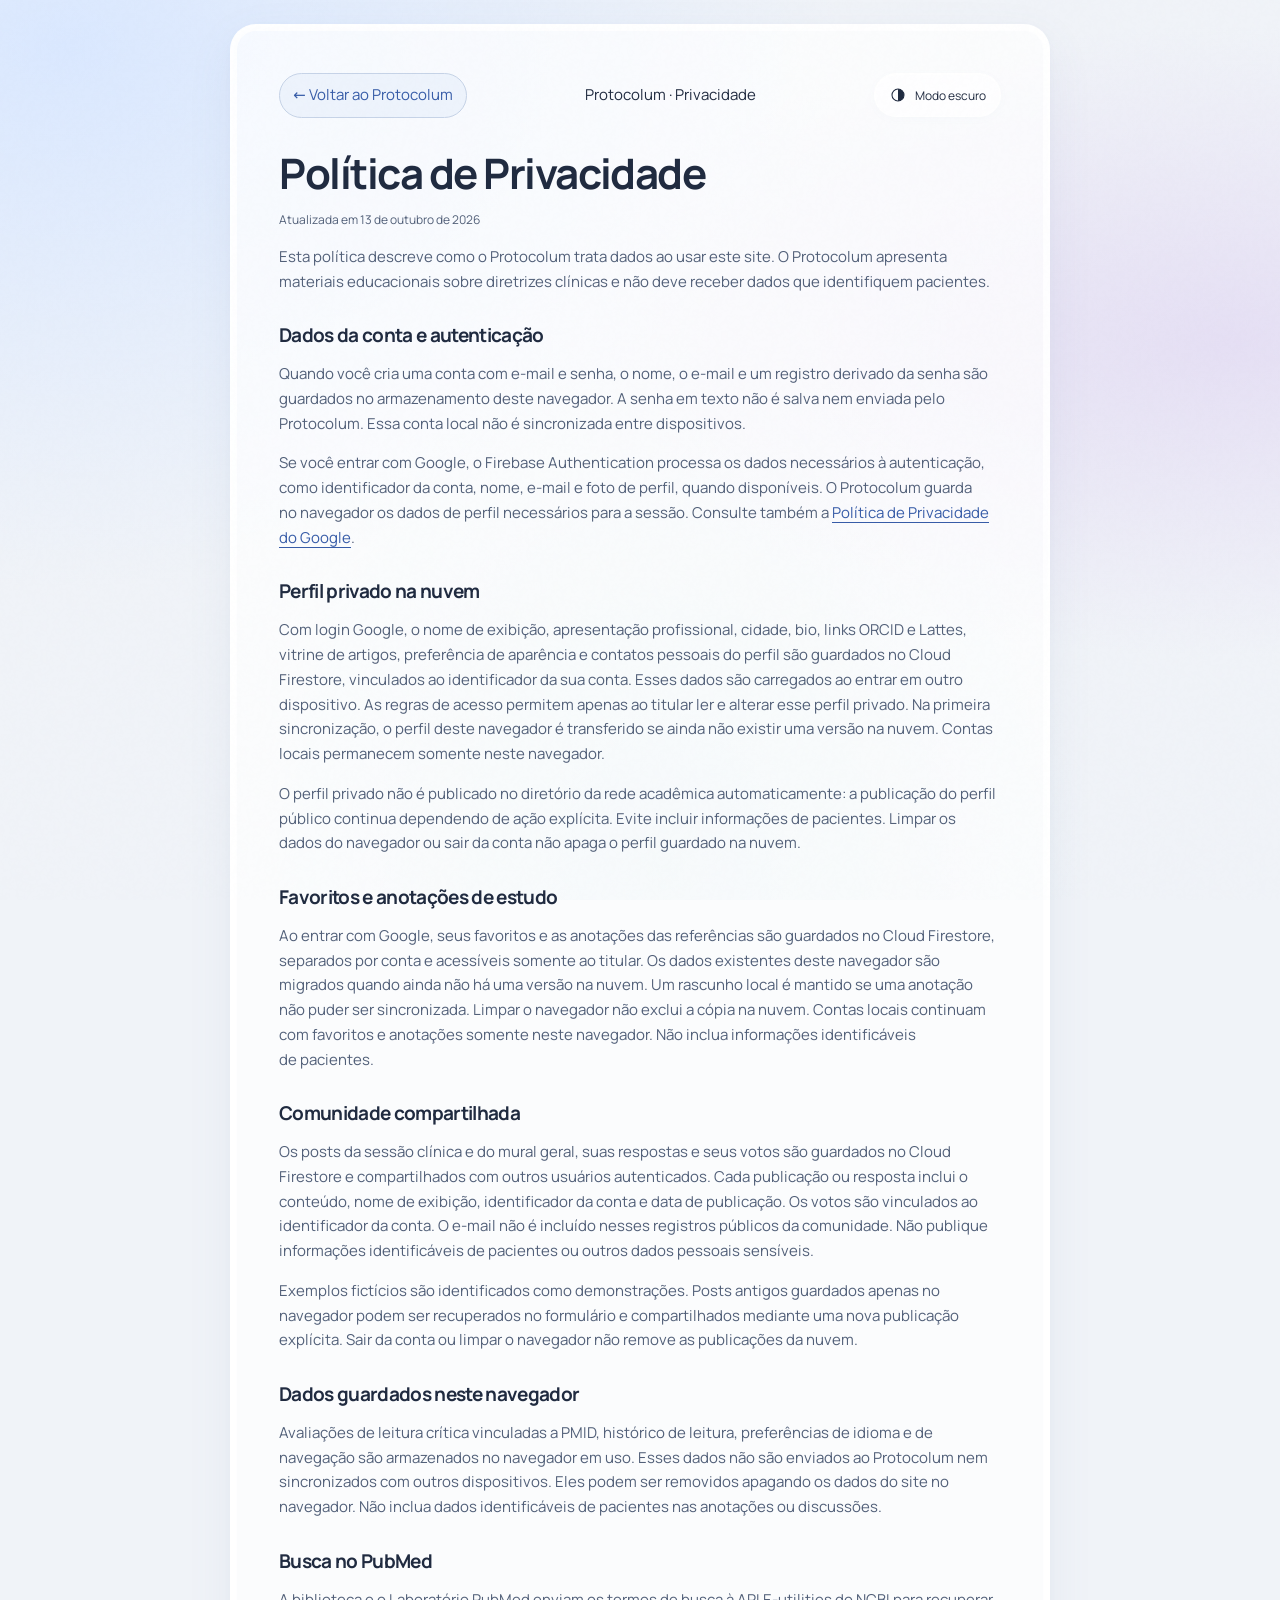
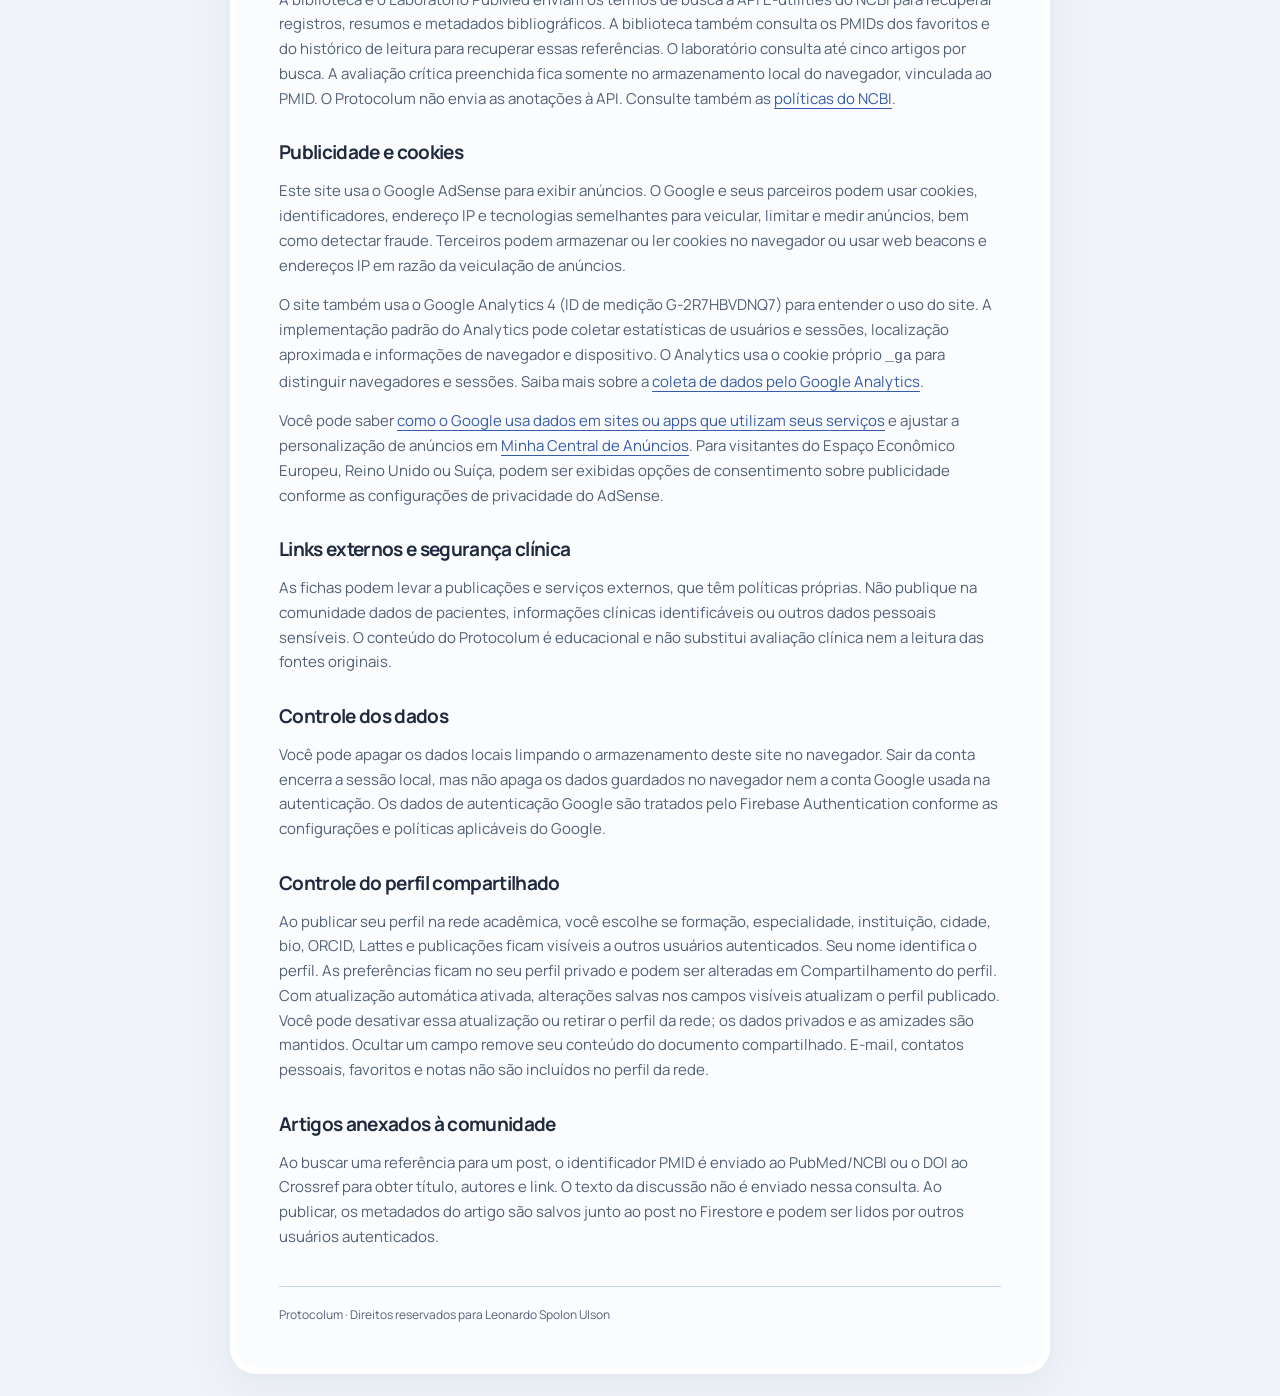
<file: privacidade.html>
<!doctype html>
<html lang="pt-BR">
<head>
  <meta charset="utf-8">
  <meta name="viewport" content="width=device-width, initial-scale=1">
  <meta name="theme-color" content="#edf1f7"><script src="theme.js"></script>
  <title>Privacidade — Protocolum</title>
  <!-- Google tag (gtag.js) -->
  <script async src="https://www.googletagmanager.com/gtag/js?id=G-2R7HBVDNQ7"></script>
  <script>
    window.dataLayer = window.dataLayer || [];
    function gtag(){dataLayer.push(arguments);}
    gtag('js', new Date());
    gtag('config', 'G-2R7HBVDNQ7');
  </script>
  <style>
    :root{color-scheme:dark;--text:#edf5ff;--muted:#b5c9dd;--line:#ffffff20;--cyan:#69d9ff}
    *{box-sizing:border-box}body{margin:0;min-height:100vh;padding:24px;background:radial-gradient(ellipse at 70% 0,#145280 0,transparent 42%),linear-gradient(145deg,#102e50,#06172d 62%,#081e38);font:15px/1.65 Inter,ui-sans-serif,system-ui,-apple-system,"Segoe UI",sans-serif;color:var(--text)}
    main{width:min(820px,100%);margin:0 auto;padding:clamp(20px,5vw,48px);border:1px solid #8acaff35;border-radius:26px;background:#071a32c9;backdrop-filter:blur(18px);box-shadow:0 24px 70px #020b1880}
    a{color:var(--cyan)}header{display:flex;justify-content:space-between;align-items:center;gap:16px;margin-bottom:30px}header a{text-decoration:none}h1{font-size:clamp(30px,6vw,42px);line-height:1.1;letter-spacing:-1px;margin:0 0 8px}h2{font-size:19px;margin:30px 0 8px}p,li{color:var(--muted)}.updated{font-size:12px;color:#8eaac5}.back{border:1px solid var(--line);border-radius:12px;padding:9px 13px;background:#ffffff0a;white-space:nowrap}footer{border-top:1px solid var(--line);margin-top:36px;padding-top:18px;color:#8eaac5;font-size:12px}
    @media(max-width:520px){body{padding:10px}main{padding:20px 16px;border-radius:20px}header{align-items:flex-start;flex-direction:column;margin-bottom:22px}h2{font-size:17px;margin-top:24px}}
  </style>
<link rel="stylesheet" href="redesign.css?v=5">
</head>
<body class="privacy-page">
<main>
  <header><a href="index.html" class="back">← Voltar ao Protocolum</a><span>Protocolum · Privacidade</span><button class="btn theme-toggle" type="button" data-theme-toggle aria-label="Modo escuro" aria-pressed="false"><svg viewBox="0 0 24 24" aria-hidden="true"><circle cx="12" cy="12" r="8"/><path d="M12 4a8 8 0 0 1 0 16Z"/></svg><span data-theme-label>Modo escuro</span></button></header>
  <h1>Política de Privacidade</h1>
  <p class="updated">Atualizada em 13 de outubro de 2026</p>
  <p>Esta política descreve como o Protocolum trata dados ao usar este site. O Protocolum apresenta materiais educacionais sobre diretrizes clínicas e não deve receber dados que identifiquem pacientes.</p>

  <h2>Dados da conta e autenticação</h2>
  <p>Quando você cria uma conta com e-mail e senha, o nome, o e-mail e um registro derivado da senha são guardados no armazenamento deste navegador. A senha em texto não é salva nem enviada pelo Protocolum. Essa conta local não é sincronizada entre dispositivos.</p>
  <p>Se você entrar com Google, o Firebase Authentication processa os dados necessários à autenticação, como identificador da conta, nome, e-mail e foto de perfil, quando disponíveis. O Protocolum guarda no navegador os dados de perfil necessários para a sessão. Consulte também a <a href="https://policies.google.com/privacy" target="_blank" rel="noopener noreferrer">Política de Privacidade do Google</a>.</p>

  <h2>Perfil privado na nuvem</h2>
  <p>Com login Google, o nome de exibição, apresentação profissional, cidade, bio, links ORCID e Lattes, vitrine de artigos, preferência de aparência e contatos pessoais do perfil são guardados no Cloud Firestore, vinculados ao identificador da sua conta. Esses dados são carregados ao entrar em outro dispositivo. As regras de acesso permitem apenas ao titular ler e alterar esse perfil privado. Na primeira sincronização, o perfil deste navegador é transferido se ainda não existir uma versão na nuvem. Contas locais permanecem somente neste navegador.</p>
  <p>O perfil privado não é publicado no diretório da rede acadêmica automaticamente: a publicação do perfil público continua dependendo de ação explícita. Evite incluir informações de pacientes. Limpar os dados do navegador ou sair da conta não apaga o perfil guardado na nuvem.</p>

  <h2>Favoritos e anotações de estudo</h2>
  <p>Ao entrar com Google, seus favoritos e as anotações das referências são guardados no Cloud Firestore, separados por conta e acessíveis somente ao titular. Os dados existentes deste navegador são migrados quando ainda não há uma versão na nuvem. Um rascunho local é mantido se uma anotação não puder ser sincronizada. Limpar o navegador não exclui a cópia na nuvem. Contas locais continuam com favoritos e anotações somente neste navegador. Não inclua informações identificáveis de pacientes.</p>

  <h2>Comunidade compartilhada</h2>
  <p>Os posts da sessão clínica e do mural geral, suas respostas e seus votos são guardados no Cloud Firestore e compartilhados com outros usuários autenticados. Cada publicação ou resposta inclui o conteúdo, nome de exibição, identificador da conta e data de publicação. Os votos são vinculados ao identificador da conta. O e-mail não é incluído nesses registros públicos da comunidade. Não publique informações identificáveis de pacientes ou outros dados pessoais sensíveis.</p>
  <p>Exemplos fictícios são identificados como demonstrações. Posts antigos guardados apenas no navegador podem ser recuperados no formulário e compartilhados mediante uma nova publicação explícita. Sair da conta ou limpar o navegador não remove as publicações da nuvem.</p>

  <h2>Dados guardados neste navegador</h2>
  <p>Avaliações de leitura crítica vinculadas a PMID, histórico de leitura, preferências de idioma e de navegação são armazenados no navegador em uso. Esses dados não são enviados ao Protocolum nem sincronizados com outros dispositivos. Eles podem ser removidos apagando os dados do site no navegador. Não inclua dados identificáveis de pacientes nas anotações ou discussões.</p>

  <h2>Busca no PubMed</h2>
  <p>A biblioteca e o Laboratório PubMed enviam os termos de busca à API E-utilities do NCBI para recuperar registros, resumos e metadados bibliográficos. A biblioteca também consulta os PMIDs dos favoritos e do histórico de leitura para recuperar essas referências. O laboratório consulta até cinco artigos por busca. A avaliação crítica preenchida fica somente no armazenamento local do navegador, vinculada ao PMID. O Protocolum não envia as anotações à API. Consulte também as <a href="https://www.ncbi.nlm.nih.gov/home/about/policies/" target="_blank" rel="noopener noreferrer">políticas do NCBI</a>.</p>

  <h2>Publicidade e cookies</h2>
  <p>Este site usa o Google AdSense para exibir anúncios. O Google e seus parceiros podem usar cookies, identificadores, endereço IP e tecnologias semelhantes para veicular, limitar e medir anúncios, bem como detectar fraude. Terceiros podem armazenar ou ler cookies no navegador ou usar web beacons e endereços IP em razão da veiculação de anúncios.</p>
  <p>O site também usa o Google Analytics 4 (ID de medição G-2R7HBVDNQ7) para entender o uso do site. A implementação padrão do Analytics pode coletar estatísticas de usuários e sessões, localização aproximada e informações de navegador e dispositivo. O Analytics usa o cookie próprio <code>_ga</code> para distinguir navegadores e sessões. Saiba mais sobre a <a href="https://support.google.com/analytics/answer/11593727" target="_blank" rel="noopener noreferrer">coleta de dados pelo Google Analytics</a>.</p>
  <p>Você pode saber <a href="https://policies.google.com/technologies/partner-sites" target="_blank" rel="noopener noreferrer">como o Google usa dados em sites ou apps que utilizam seus serviços</a> e ajustar a personalização de anúncios em <a href="https://myadcenter.google.com/" target="_blank" rel="noopener noreferrer">Minha Central de Anúncios</a>. Para visitantes do Espaço Econômico Europeu, Reino Unido ou Suíça, podem ser exibidas opções de consentimento sobre publicidade conforme as configurações de privacidade do AdSense.</p>

  <h2>Links externos e segurança clínica</h2>
  <p>As fichas podem levar a publicações e serviços externos, que têm políticas próprias. Não publique na comunidade dados de pacientes, informações clínicas identificáveis ou outros dados pessoais sensíveis. O conteúdo do Protocolum é educacional e não substitui avaliação clínica nem a leitura das fontes originais.</p>

  <h2>Controle dos dados</h2>
  <p>Você pode apagar os dados locais limpando o armazenamento deste site no navegador. Sair da conta encerra a sessão local, mas não apaga os dados guardados no navegador nem a conta Google usada na autenticação. Os dados de autenticação Google são tratados pelo Firebase Authentication conforme as configurações e políticas aplicáveis do Google.</p>

  <section><h2>Controle do perfil compartilhado</h2><p>Ao publicar seu perfil na rede acadêmica, você escolhe se formação, especialidade, instituição, cidade, bio, ORCID, Lattes e publicações ficam visíveis a outros usuários autenticados. Seu nome identifica o perfil. As preferências ficam no seu perfil privado e podem ser alteradas em Compartilhamento do perfil. Com atualização automática ativada, alterações salvas nos campos visíveis atualizam o perfil publicado. Você pode desativar essa atualização ou retirar o perfil da rede; os dados privados e as amizades são mantidos. Ocultar um campo remove seu conteúdo do documento compartilhado. E-mail, contatos pessoais, favoritos e notas não são incluídos no perfil da rede.</p></section>

  <section><h2>Artigos anexados à comunidade</h2><p>Ao buscar uma referência para um post, o identificador PMID é enviado ao PubMed/NCBI ou o DOI ao Crossref para obter título, autores e link. O texto da discussão não é enviado nessa consulta. Ao publicar, os metadados do artigo são salvos junto ao post no Firestore e podem ser lidos por outros usuários autenticados.</p></section>

  <footer>Protocolum · Direitos reservados para Leonardo Spolon Ulson</footer>
</main>
</body>
</html>
</file>
<file: redesign.css>
/* Protocolum: soft glass surfaces, shared across existing modules. */
@font-face{font-family:Manrope;src:url('./assets/fonts/manrope-latin.woff2') format('woff2');font-style:normal;font-weight:200 800;font-display:swap}
:root{
 color-scheme:light;--bg:#edf1f7;--panel:var(--soft-surface);--panel2:#e6edf7;--line:var(--soft-field-line);--text:#202b40;--muted:#526079;--blue:#375ca8;--cyan:#375ca8;--green:#375ca8;--pink:#375ca8;--shadow:0 14px 36px #526d9c12;
 --app-bg:var(--bg);--app-surface:var(--panel);--app-ink:var(--text);--app-muted:var(--muted);--app-line:var(--line);--app-accent:var(--cyan);--app-nav:var(--panel);--app-shadow:var(--shadow);--font-ui:Manrope,system-ui,sans-serif;
 --glass-surface:var(--panel);--glass-strong:var(--panel2);--glass-line:var(--line);--glass-shadow:var(--shadow);
}
html{scroll-behavior:smooth;scroll-padding-top:90px}body{background:var(--bg);color:var(--text);font-family:var(--font-ui);line-height:1.65;min-height:100dvh;background-image:radial-gradient(ellipse at 85% 0%,#375ca80b,transparent 45%)}
button,input,select,textarea{font-family:inherit}h1,h2,h3{text-wrap:balance;letter-spacing:-.035em;line-height:1.2}p{text-wrap:pretty}a{color:var(--cyan);text-underline-offset:4px}::selection{background:#375ca8;color:#ffffff}
button,a,input,select,textarea,summary{transition:background-color .35s cubic-bezier(.32,.72,0,1),border-color .35s cubic-bezier(.32,.72,0,1),color .35s cubic-bezier(.32,.72,0,1),transform .35s cubic-bezier(.32,.72,0,1)}
:focus-visible{outline:2px solid var(--cyan)!important;outline-offset:4px}button:active:not(:disabled){transform:translateY(1px)}button:disabled{opacity:.55;cursor:wait}
.skip-link{position:fixed;top:12px;left:16px;z-index:90;padding:12px 20px;background:var(--cyan);color:var(--bg);border-radius:8px;transform:translateY(-160%);font-weight:700}.skip-link:focus{transform:translateY(0)}
.btn,.head-actions button,.linkbtn{border-radius:8px;background:var(--panel2);color:var(--text);border:1px solid var(--line);box-shadow:none}.btn:hover,.head-actions button:hover,.linkbtn:hover{background:var(--soft-inset);border-color:#b2c2dd}.btn.primary,#app .btn.primary{background:var(--cyan)!important;color:#ffffff!important;border-color:var(--cyan)!important;box-shadow:none!important;font-weight:700}.btn.primary:hover{background:#294c94!important}
/* Landing: typography leads; a document illustration provides context. */
.landing{padding:28px clamp(20px,5vw,76px) 20px;min-height:100dvh;background:none}.landing-inner{width:min(1200px,100%);min-height:calc(100dvh - 48px)}.landing-nav{padding-bottom:24px;border-bottom:1px solid var(--line);margin-bottom:0}.landing-brand strong{font-size:28px;letter-spacing:-1.2px}.landing-brand small{color:var(--muted);letter-spacing:.06em;font-size:11px}.landing-brand .brandmark{width:44px;height:44px;background:transparent;border:0;box-shadow:none;color:var(--cyan)}.brandmark svg{width:40px;height:40px}.brand-orbit{stroke:var(--line)}.brand-wave,.brand-spark{stroke:var(--cyan)}
.landing-hero{display:grid;grid-template-columns:minmax(0,1.3fr) minmax(0,.8fr);gap:64px;align-items:center;min-height:540px;padding:64px 0 76px;border:0;background:none;box-shadow:none;backdrop-filter:none}.landing-kicker{color:var(--cyan);font-size:12px;letter-spacing:.1em;background:none;border:0;padding:0}.landing-copy h1{font-family:var(--font-ui);font-weight:650;font-size:clamp(40px,5vw,72px);line-height:1.06;letter-spacing:-.045em;max-width:12ch;margin:24px 0}.landing-copy h1 span{color:var(--cyan);background:none;-webkit-text-fill-color:var(--cyan);font-style:normal}.landing-copy p{max-width:58ch;font-size:15px;color:var(--muted);line-height:1.85}.landing-cta{gap:14px;margin-top:30px;flex-wrap:wrap}.landing-cta .btn{padding:14px 20px}.landing-cta .btn:not(.primary){background:transparent;border-color:transparent;text-decoration:underline;text-underline-offset:5px}
.landing-visual{min-height:330px;display:flex;align-items:center;justify-content:center;background:none}.evidence-sheet{position:relative;width:min(100%,340px);padding:30px;background:var(--panel);border:1px solid var(--line);border-radius:4px 4px 28px 4px;box-shadow:16px 16px 0 #e6edf766;transform:rotate(3deg)}.evidence-sheet::before{content:'';position:absolute;inset:0;background:repeating-linear-gradient(0deg,transparent,transparent 31px,#375ca804 32px);pointer-events:none}.evidence-sheet header{display:flex;justify-content:space-between;gap:10px;font-size:10px;color:var(--cyan);letter-spacing:.1em;padding-bottom:20px;border-bottom:1px solid var(--line)}.evidence-sheet h2{font-family:var(--font-ui);font-size:32px;font-weight:400;margin:26px 0;color:var(--text)}.evidence-lines{display:grid;gap:10px;margin-bottom:28px}.evidence-lines i{height:5px;background:#bbcbe2;border-radius:2px}.evidence-lines i:nth-child(2){width:85%}.evidence-lines i:nth-child(3){width:64%}.evidence-index{display:grid;grid-template-columns:repeat(4,1fr);gap:7px}.evidence-index span{padding:12px 0;text-align:center;border:1px solid var(--line);border-radius:6px;color:var(--cyan);font-size:13px;font-variant-numeric:tabular-nums}.evidence-sheet footer{margin-top:26px;padding-top:16px;border-top:1px solid var(--line);font-size:10px;letter-spacing:.06em;color:var(--muted)}
.landing-section-title{font-size:20px;font-weight:600;margin:0 0 26px}.landing-cards{display:grid;grid-template-columns:1.2fr 1fr 1fr;gap:32px;margin:0 0 36px}.landing-card{padding:22px 0;border:0;border-top:1px solid var(--line);border-radius:0;background:none;box-shadow:none;backdrop-filter:none}.landing-card:hover{background:none;border-color:var(--cyan);transform:none}.landing-card h3{font-size:18px;font-weight:600;margin:18px 0 10px}.landing-card p{font-size:13px;color:var(--muted);max-width:36ch;line-height:1.8}.card-icon{background:none;border:0;color:var(--cyan);font-size:25px;width:auto;height:auto}.landing-disclaimer{padding:20px 0;background:none;border:0;border-top:1px solid var(--line);border-radius:0;color:var(--muted);line-height:1.8;font-size:12px}.landing-footer{border-top:1px solid var(--line);color:var(--muted);font-size:11px;padding-top:18px}
/* Application: quiet shell and a clear reading hierarchy. */
#app>.app-shell-header{background:#edf1f7f5;border-color:var(--line);backdrop-filter:blur(12px)}#app .app-shell-mark{color:var(--cyan)}#app .app-shell-brand strong{font-weight:600;letter-spacing:-.7px}#app .app-menu-button{background:var(--panel);border-color:var(--line);border-radius:8px;color:var(--text)}
#app>.sidebar{background:var(--bg);border-color:var(--line);box-shadow:var(--shadow)}#app>.main{max-width:1200px}#app .top{background:transparent}#app .top h1{font-size:clamp(24px,3vw,34px);font-weight:500;letter-spacing:-1.4px}#app .top p{font-size:13px;color:var(--muted)}#today{font-size:12px;color:var(--muted);font-variant-numeric:tabular-nums}#app .avatar,#app .drawer-account-tools #accountBtn,#app .drawer-account-tools #appLanguage{background:var(--panel2);color:var(--text);border-color:var(--line);border-radius:10px}
#app .nav-btn{border-radius:8px;color:var(--muted);font-weight:500}#app .nav-btn:hover{background:var(--panel2);color:var(--text)}#app .nav-btn.active,#app .app-bottom-nav button[aria-current=page]{background:#375ca815;border-color:#375ca835;color:var(--cyan)}#app .app-bottom-nav{background:#ffffffb8f5;border-color:var(--line);box-shadow:0 -8px 24px #526d9c12}#app .app-bottom-nav button{color:var(--muted);border-radius:8px}
#app .searchrow{gap:10px;margin:24px 0}#app .search{background:var(--panel);border-color:var(--line);border-radius:10px;padding-inline:14px}#app .searchrow>.btn{background:var(--panel);color:var(--text);border-color:var(--line);border-radius:8px}#app .search input{background:transparent!important}
#app input,#app select,#app textarea,.modal input,.modal select,.modal textarea{background:var(--bg)!important;border-color:var(--line)!important;color:var(--text)!important;border-radius:8px;accent-color:var(--cyan)}input::placeholder,textarea::placeholder{color:#64718a!important;opacity:1}
#app .quickcards{gap:16px;margin-bottom:32px}#app .quick{padding:20px;border:0;border-left:2px solid var(--line);border-radius:0;background:transparent;box-shadow:none;min-height:84px}#app .quick:first-child{border-left-color:var(--cyan)}#app .quick b{font-size:14px;font-weight:600}#app .quick small{font-size:12px;color:var(--muted)}#app .qicon{font-size:22px;background:var(--panel2);color:var(--cyan);border-radius:8px;width:40px;height:40px;display:grid;place-items:center}
#app .hero{padding:32px;background:var(--panel2);border:1px solid var(--line);border-radius:16px;box-shadow:none;backdrop-filter:none}#app .hero::after,#app .hero::before{display:none}#app .hero h2{font-size:clamp(22px,3vw,34px);max-width:28ch;font-weight:500;color:var(--text)}#app .hero p{color:var(--muted);max-width:65ch;line-height:1.8}#app .tag{background:transparent;border:0;padding:0;color:var(--cyan);font-size:10px;letter-spacing:.1em}
#app .sectionhead{margin:32px 0 18px;gap:20px}#app .sectionhead h2{font-size:22px;font-weight:600}#app .sectionhead small{line-height:1.8}#app .head-actions button{font-size:12px;padding:10px 12px;background:transparent;color:var(--muted);border-color:var(--line)}#app .head-actions button:hover{background:var(--panel2);color:var(--text)}
#app .list{background:transparent;gap:0;border-top:1px solid var(--line);border-radius:0}#app .item{padding:22px 14px;background:transparent;border:0;border-bottom:1px solid var(--line);border-radius:0!important;box-shadow:none;min-height:100px}#app .item:hover{background:var(--panel);transform:none}#app .item b{font-size:16px;font-weight:600;line-height:1.55;display:block;max-width:65ch}#app .item small{color:var(--muted);font-size:12px;line-height:1.7}#app .badge{background:var(--panel2);color:var(--cyan);border:1px solid var(--line);border-radius:6px;font-size:10px}#app .strength{font-variant-numeric:tabular-nums}#app .fav{color:var(--cyan);background:transparent;border:0}
#app .metrics{margin-top:32px;gap:20px}#app .metricbox,#app .grade{padding:24px;background:var(--panel);border-color:var(--line);border-radius:12px;box-shadow:none;color:var(--text)}#app .metric{background:transparent;color:var(--cyan);border:0;border-right:1px solid var(--line);border-radius:0}#app .metric:last-child{border:0}#app .metric small,#app .grade p{color:var(--muted)}#app .site-footer{background:transparent;border-color:var(--line);color:var(--muted);border-radius:0;box-shadow:none}#app .sources,#app .box{background:var(--panel);border-color:var(--line);color:var(--muted);box-shadow:none}#app .box h2,#app .filters label{color:var(--text)}#app .box small,#app .classic p{color:var(--muted)}#onlineSourcesState{color:var(--cyan)!important}
/* Existing readers, profiles and community keep their original behavior. */
.modal,.friend-profile-dialog{background:var(--panel)!important;border-color:var(--line)!important;color:var(--text)!important;box-shadow:var(--shadow);border-radius:16px}.modal p,.modal label{color:var(--muted)}.overlay,.drawer-backdrop{background:#55688230;backdrop-filter:blur(6px)}.toast{background:var(--panel2);border-color:var(--line);color:var(--text)}
#app .case-forum{--case-bg:var(--bg);--case-surface:var(--panel);--case-ink:var(--text);--case-muted:var(--muted);--case-line:var(--line);color:var(--text)}
#app :is(.pml-intro,.pml-panel,.pml-card,.hf-flow-intro,.hf-flow-card,.hf-flow-sources,.case-forum-hero,.case-vignette,.case-compose,.case-post,.community-card,.network-panel,.network-public-view,.profile-friends,.academic-paper,.academic-editor,.reading-note,.reader-flow,.reader-gap,.reading-context,.pico-item){background:var(--panel)!important;border-color:var(--line)!important;color:var(--text)!important;box-shadow:none!important;backdrop-filter:none!important;border-radius:12px}
#app :is(.case-post-block,.case-reference,.case-data,.case-question,.case-post-meta,.hf-flow-rationale,.hf-evidence,.hf-pillars li,.community-article,.community-article-compose,.network-cards article,.academic-stats>div){background:var(--panel2)!important;border-color:var(--line)!important;color:var(--text)!important;box-shadow:none!important}
#app :is(.case-forum-hero p,.case-post-block p,.case-vignette-head,.case-post-head strong,.case-section-heading h3,.case-compose label,.pml-card h4,.hf-flow-card h3,.hf-flow-rationale summary,.hf-pillars strong,.hf-evidence h4){color:var(--text)!important}
#app :is(.case-vignette-content,.case-voting-guide,.case-local-footer,.case-post-meta,.pml-intro p,.pml-card p,.pml-muted,.pml-meta,.hf-flow-intro p,.hf-flow-rationale p,.hf-flow-trail,.hf-pillars small,.hf-flow-disclaimer,.network-panel p,.profile-page-heading p,.academic-identity,.academic-paper p){color:var(--muted)!important}
#app :is(.pml-field,.pml-search label,.pml-check,.hf-flow-sources){color:var(--muted)}#app :is(.hf-flow-option,.case-votes button){background:var(--panel2)!important;color:var(--text)!important;border-color:var(--line)!important}#app .case-votes button[aria-pressed=true]{background:#375ca820!important;color:var(--cyan)!important;border-color:var(--cyan)!important}#app :is(.reading-summary,.reader-summary){color:var(--text)}
#app .academic-cover{background:var(--panel2);border-color:var(--line);box-shadow:none}#app .academic-cover::after{display:none}#app .profile-monogram{background:var(--panel);box-shadow:none}#app .academic-cover h3{color:var(--text)}#app :is(.academic-cover p,.academic-bio,.academic-stats span,.profile-page .notice){color:var(--muted)}#app :is(.academic-empty,.pml-empty,.empty){padding:28px;color:var(--muted);border-color:var(--line);line-height:1.8}#app .academic-paper h4 a{color:var(--text)}#app :is(.community-article a,.network-public-view a,.network-panel #networkStatus,.network-publish #networkSharingState){color:var(--cyan)}#app .community-pagination{margin:28px 0}#app .community-pagination p{color:var(--muted)}
@media(min-width:1024px){#app>.main{padding-top:34px}#app .quickcards{grid-template-columns:1.2fr 1fr 1fr}#app .item{grid-template-columns:76px minmax(0,1fr) 160px 44px}#app .top{margin-bottom:24px}}
@media(max-width:760px){.landing{padding:20px}.landing-brand strong{font-size:23px}.landing-brand .brandmark{width:32px;height:32px}.landing-brand .brandmark svg{width:32px;height:32px}.landing-brand small{font-size:9px}.landing-nav{align-items:flex-start;gap:16px}.landing-actions{gap:6px;flex-wrap:wrap;justify-content:flex-end}.landing-actions .btn{min-height:44px;font-size:11px;padding:8px}.landing-hero{grid-template-columns:1fr;gap:36px;padding:44px 0 48px;min-height:0}.landing-copy h1{font-size:clamp(42px,10vw,64px);max-width:14ch}.landing-copy p{font-size:14px}.landing-visual{min-height:0;padding:12px 24px}.evidence-sheet{width:100%;max-width:320px;transform:rotate(2deg)}.landing-cards{grid-template-columns:1fr;gap:10px}.landing-card{padding:20px 0}.landing-card h3{margin:8px 0}.landing-card p{max-width:60ch}.landing-section-title{font-size:22px}.landing-footer{gap:14px;flex-wrap:wrap}#app .quick{padding:14px}#app .quickcards{margin-bottom:22px}#app .sectionhead{margin-top:24px}#app .hero{padding:24px}#app .item{padding:18px 12px}#app .item b{font-size:15px}#app .searchrow{margin-top:16px}#app .case-mobile-header,#app .case-bottom-nav{background:var(--panel)!important;border-color:var(--line)!important;color:var(--text)!important}}
@media(prefers-reduced-motion:reduce){html{scroll-behavior:auto}*,*::before,*::after{animation:none!important;transition:none!important}}
/* The existing theme attribute is retained by the application shell. */
:root[data-theme="dark"]{--bg:#edf1f7;--panel:var(--soft-surface);--panel2:#e6edf7;--line:var(--soft-field-line);--text:#202b40;--muted:#526079;--app-bg:var(--bg);--app-surface:var(--panel);--app-ink:var(--text);--app-muted:var(--muted);--app-line:var(--line);--app-accent:#375ca8}
:root[data-theme="dark"] body{background:radial-gradient(ellipse at 85% 0%,#375ca80b,transparent 45%),var(--bg);color:var(--text)}
.landing-hero::after{display:none}.brand strong,.landing-brand strong{background:none;color:var(--text);-webkit-text-fill-color:var(--text);text-shadow:none;animation:none;white-space:nowrap}.brandmark,.brand-wave,.brand-spark{animation:none;filter:none;stroke-dashoffset:0}.brand-spark{fill:var(--cyan)}.landing-hero{overflow:visible;border-radius:0}
@media(max-width:760px){.landing-nav{display:grid;grid-template-columns:1fr;gap:18px}.landing-actions{justify-content:flex-start}.landing-actions .btn{font-size:12px;padding-inline:14px}.landing-copy h1{margin-top:18px}}
#app>.main{background:transparent;border:0;box-shadow:none;backdrop-filter:none}#app .site-footer{position:static;width:min(1144px,calc(100% - 40px));margin:12px auto 24px;justify-content:space-between;padding:18px 0;border:0;border-top:1px solid var(--line)}
@media(max-width:1023px){#app .site-footer{margin-bottom:calc(100px + env(safe-area-inset-bottom));flex-wrap:wrap;gap:12px}}
/* Soft skill: silver surfaces, nested edges and floating navigation. */
:root{--soft-spring:cubic-bezier(.32,.72,0,1);--soft-edge:var(--soft-edge);--soft-depth:0 16px 46px #637ca016,0 2px 6px #637ca008;--soft-bezel:inset 0 0 0 5px #ffffff42,inset 0 0 0 6px var(--soft-surface),inset 0 1px 2px #fff}
:root,:root[data-theme="dark"]{color-scheme:light;--shadow:var(--soft-depth);--app-shadow:var(--soft-depth);--app-nav:var(--soft-surface);--glass-surface:var(--soft-surface);--glass-strong:var(--soft-inset);--glass-line:var(--soft-edge);--glass-shadow:var(--soft-depth)}
body,:root[data-theme="dark"] body{background:radial-gradient(ellipse at 5% 5%,#dae8ff,transparent 45%),radial-gradient(ellipse at 96% 38%,#e5dff4,transparent 40%),radial-gradient(ellipse at 52% 96%,#dfedf1,transparent 44%),#f0f3f8;background-attachment:fixed;color:var(--text)}
body::before{content:'';position:fixed;inset:0;pointer-events:none;background-image:url("data:image/svg+xml,%3Csvg viewBox='0 0 160 160' xmlns='http://www.w3.org/2000/svg'%3E%3Cfilter id='n'%3E%3CfeTurbulence type='fractalNoise' baseFrequency='.9' numOctaves='3' stitchTiles='stitch'/%3E%3C/filter%3E%3Cpath fill='%23556677' opacity='.2' filter='url(%23n)' d='M0 0h160v160H0z'/%3E%3C/svg%3E");opacity:.06;z-index:0}#landing,#app{position:relative}
.landing{padding-top:24px}.landing-nav{padding:16px 22px;background:var(--soft-surface);border:1px solid var(--soft-edge);border-radius:30px;box-shadow:var(--soft-depth),inset 0 1px 1px #fff}.landing-copy h1{max-width:13ch;font-size:clamp(42px,5.2vw,70px);line-height:1.09;font-weight:650}.landing-copy h1 span{color:var(--cyan)}.landing-kicker{display:inline-flex;border:1px solid var(--soft-edge);background:var(--soft-surface);border-radius:24px;padding:7px 13px;font-size:10px;letter-spacing:.09em}.landing-hero{padding-block:80px 88px;gap:64px}.landing-cta .btn{border-radius:28px;min-height:54px}.landing-cta .primary{display:inline-flex;align-items:center;gap:18px;padding:8px 8px 8px 22px}.cta-orbit{display:grid;place-items:center;width:38px;height:38px;border-radius:50%;background:#ffffff26;font-size:20px;transition:transform .5s var(--soft-spring)}.landing-cta .primary:hover .cta-orbit{transform:translate(2px,-1px) scale(1.05)}
.evidence-sheet{background:linear-gradient(150deg,#ffffffde,var(--soft-surface));border-color:var(--soft-edge);border-radius:32px;box-shadow:var(--soft-bezel),0 28px 65px #7a93bb20;transform:rotate(-3deg);padding:36px}.evidence-sheet::before{inset:10px;border-radius:23px;background:linear-gradient(135deg,#fff7,transparent 45%);border:1px solid var(--soft-surface)}.evidence-sheet>*{position:relative}.evidence-sheet h2{font-weight:600;color:var(--text);font-size:32px}.evidence-index span{border-color:var(--soft-edge);background:#f6f9ff9c;border-radius:13px;box-shadow:inset 0 1px #fff}.evidence-sheet header,.evidence-sheet footer{border-color:var(--soft-field-line)}.evidence-lines i{background:#b8c9e4}
.landing-cards{grid-template-columns:1.2fr 1fr;gap:20px}.landing-card{padding:30px;background:linear-gradient(145deg,var(--soft-surface),var(--soft-surface));border:1px solid var(--soft-edge);border-radius:30px;box-shadow:var(--soft-bezel),var(--soft-depth)}.landing-card:first-child{grid-row:span 2;display:flex;flex-direction:column;justify-content:center}.landing-card p{max-width:45ch}.landing-card:hover{background:var(--soft-hover);border-color:#fff;transform:translateY(-2px)}.card-icon{width:46px;height:46px;display:grid;place-items:center;background:var(--soft-inset);border-radius:16px;color:var(--cyan)}
.btn,.head-actions button,.linkbtn{border-radius:24px;border-color:var(--soft-edge);background:var(--soft-surface);color:var(--text);box-shadow:inset 0 1px #fff,0 2px 8px #8198bb08}.btn.primary{box-shadow:inset 0 1px #ffffff3b,0 5px 16px #3a5d9b18!important}.btn:hover,.head-actions button:hover,.linkbtn:hover{background:var(--soft-hover);transform:translateY(-1px)}button:active:not(:disabled){transform:scale(.98)}
#app>.app-shell-header{position:fixed;inset:calc(12px + env(safe-area-inset-top)) 16px auto;width:min(1180px,calc(100% - 32px));margin-inline:auto;height:58px;padding:8px 12px 8px 22px;border:1px solid var(--soft-edge);border-radius:30px;background:var(--soft-surface);box-shadow:var(--soft-depth),inset 0 1px 1px #fff;backdrop-filter:blur(28px) saturate(1.5);-webkit-backdrop-filter:blur(28px) saturate(1.5)}#app>.main{padding-top:calc(94px + env(safe-area-inset-top))}#app .app-menu-button{border-radius:50%;background:var(--soft-surface);border-color:var(--soft-edge);box-shadow:inset 0 1px #fff;width:42px;height:42px}
.menu-strokes{display:grid;gap:6px;justify-content:center}.menu-strokes i{width:17px;height:1.5px;background:currentColor;border-radius:2px;transition:transform .5s var(--soft-spring)}[aria-expanded=true] .menu-strokes i:first-child{transform:translateY(3.75px) rotate(45deg)}[aria-expanded=true] .menu-strokes i:last-child{transform:translateY(-3.75px) rotate(-45deg)}
#app>.sidebar{inset:calc(84px + env(safe-area-inset-top)) auto 14px 16px;height:auto;max-height:calc(100dvh - 100px - env(safe-area-inset-top));border:1px solid var(--soft-edge);border-radius:28px;padding:22px 16px;background:#f5f8fdd9;box-shadow:var(--soft-depth),inset 0 1px #fff;backdrop-filter:blur(28px);-webkit-backdrop-filter:blur(28px);transition:transform .55s var(--soft-spring)}#app>.sidebar .drawer-account-tools{background:transparent}#app .nav-btn{border-radius:16px;transition:transform .4s var(--soft-spring),background-color .4s var(--soft-spring)}#app.drawer-open .nav-btn{animation:soft-nav-in .5s var(--soft-spring) both}#app.drawer-open .nav-btn:nth-child(3n+2){animation-delay:40ms}#app.drawer-open .nav-btn:nth-child(3n){animation-delay:80ms}
#app .search{background:var(--soft-surface);border:1px solid var(--soft-edge);border-radius:22px;box-shadow:var(--soft-bezel),var(--soft-depth);padding:5px 20px}#app .searchrow>.btn{border-color:#fff;background:var(--soft-surface);border-radius:24px}#app input,#app select,#app textarea,.modal input,.modal select,.modal textarea{background:var(--soft-solid)!important;border-color:var(--soft-field-line)!important;border-radius:14px;color:var(--text)!important}#app .search input{background:transparent!important}
#app .quickcards{gap:16px}#app .quick{border:1px solid var(--soft-edge);border-radius:25px;padding:22px;background:var(--soft-surface);box-shadow:var(--soft-bezel),var(--soft-depth)}#app .quick:first-child{border-color:var(--soft-edge)}#app .qicon{background:var(--soft-inset);border-radius:14px}#app .hero{background:linear-gradient(125deg,#f9fcffe0,#e2ebfaac);border-color:#fff;border-radius:32px;box-shadow:var(--soft-bezel),var(--soft-depth);padding:36px}#app .tag{display:inline-block;background:var(--soft-surface);border-radius:20px;padding:6px 12px}
#app .list{border:0;gap:12px}#app .item{background:var(--soft-surface);border:1px solid #fff;border-radius:24px!important;padding:22px;box-shadow:var(--soft-bezel),0 4px 12px #6f87ae08}#app .item:hover{background:var(--soft-hover);transform:translateY(-1px)}#app .badge{border-color:var(--soft-edge);background:var(--soft-inset);color:var(--cyan);border-radius:14px}#app .strength{border:0}#app .metricbox,#app .grade,#app .box{border-color:#fff;border-radius:26px;background:var(--soft-surface);box-shadow:var(--soft-bezel),var(--soft-depth)}#app .metric{border-color:var(--soft-field-line)}
#app :is(.pml-intro,.pml-panel,.pml-card,.hf-flow-intro,.hf-flow-card,.hf-flow-sources,.case-forum-hero,.case-vignette,.case-compose,.case-post,.community-card,.network-panel,.network-public-view,.profile-friends,.academic-paper,.academic-editor,.reading-note,.reader-flow,.reader-gap,.reading-context,.pico-item){background:var(--soft-surface)!important;border:1px solid #fff!important;border-radius:26px;box-shadow:var(--soft-bezel),var(--soft-depth)!important}
#app :is(.profile-page,.profile-details,.shared-general-community,.pml-wrap,.hf-flow){color:var(--text)}#app :is(.academic-cover,.profile-friend-list li){background:var(--soft-surface);border-color:#fff;border-radius:26px;box-shadow:var(--soft-bezel),var(--soft-depth)}#app :is(.profile-monogram,.academic-links a,.academic-stats>div,.network-avatar){background:var(--soft-inset);color:var(--cyan);border-color:#fff;box-shadow:inset 0 1px #fff}#app .profile-friend-list a,#app .profile-page-heading>span,#app .academic-doi,#app .academic-paper-tag{color:var(--cyan)}#app .academic-cover h3,#app .profile-page-heading h1{color:var(--text)}
.modal,.friend-profile-dialog{border-radius:30px;background:var(--soft-solid)!important;border-color:#fff!important;box-shadow:var(--soft-bezel),var(--soft-depth)}.modal .close{color:var(--muted);background:var(--soft-inset);border-radius:50%}.overlay,.drawer-backdrop{background:#51638226;backdrop-filter:blur(14px)}#app .reading-head,#app .reading-actions{background:var(--soft-inset);color:var(--text)}.reading-head h2,.reading-meta,.reading-scroll{color:var(--text)}#app .reading-summary{color:var(--text)}.toast{background:var(--soft-hover);box-shadow:var(--soft-depth);color:var(--text);border-color:#fff;border-radius:20px}
.soft-reveal{animation:soft-enter .85s var(--soft-spring) both}@keyframes soft-enter{from{opacity:0;transform:translateY(16px)}to{opacity:1;transform:translateY(0)}}@keyframes soft-nav-in{from{opacity:0;transform:translateY(8px)}to{opacity:1;transform:translateY(0)}}
@media(max-width:1023px){#app .app-bottom-nav{inset:auto 12px calc(10px + env(safe-area-inset-bottom));width:calc(100% - 24px);min-height:66px;padding:6px;border:1px solid var(--soft-edge);border-radius:28px;background:var(--soft-surface);box-shadow:var(--soft-depth),inset 0 1px #fff;backdrop-filter:blur(24px) saturate(1.5);-webkit-backdrop-filter:blur(24px) saturate(1.5)}#app .app-bottom-nav button{border-radius:22px}.app-bottom-nav button[aria-current=page]{box-shadow:inset 0 1px #ffffffba}#app>.sidebar{width:min(360px,calc(100vw - 32px))}#app .quick{padding:18px}#app .item{padding:20px}}
@media(max-width:767px){.landing{padding:16px}.landing-nav{border-radius:26px;padding:18px}.landing-hero{padding-block:48px 56px;gap:36px}.landing-copy h1{font-size:clamp(38px,10vw,58px)}.landing-visual{padding:0 8px}.evidence-sheet{transform:none;padding:32px}.landing-cards{grid-template-columns:1fr;gap:16px}.landing-card:first-child{grid-row:auto}.landing-card{padding:28px}.landing-cta{gap:14px}.landing-cta .btn{width:100%;justify-content:space-between}.landing-cta .btn:not(.primary){width:auto}.landing-copy p{line-height:1.8}#app .quickcards{gap:12px}#app .hero{padding:28px}#app .case-mobile-header,#app .case-bottom-nav{background:#f6f9fde6!important;color:var(--text)!important}#app .case-mobile-header{backdrop-filter:blur(24px)}#app .case-bottom-nav{backdrop-filter:blur(24px)}}
@media(prefers-reduced-transparency:reduce){#app>.app-shell-header,#app>.sidebar,#app .app-bottom-nav,.landing-nav,.overlay,.drawer-backdrop{background:var(--soft-solid)!important;backdrop-filter:none!important;-webkit-backdrop-filter:none!important}}
@media(prefers-reduced-motion:reduce){*,*::before,*::after{animation:none!important;transition:none!important}html{scroll-behavior:auto}}
[hidden]{display:none!important}
#app .profile-page :is(p,small,label,summary,.academic-identity,.academic-stats span,.profile-details>div){color:var(--muted)!important}#app .profile-page :is(h1,h2,h3,h4,strong,b){color:var(--text)!important}#app .profile-page :is(.academic-stats strong,.academic-links a,.academic-section-heading>span,.academic-doi,.academic-paper-tag){color:var(--cyan)!important}#app .profile-page .academic-editor>summary{color:var(--text)!important}#app .profile-page .profile-sync[data-state=saved]{color:#296746!important}
.cta-orbit svg{width:18px;height:18px;fill:none;stroke:currentColor;stroke-width:1.5;stroke-linecap:round;stroke-linejoin:round}
/* Comparisons and the reader share the same legible light material. */
#app .gcomp{color:var(--text)}#app :is(.gcomp-intro,.gcomp-controls,.gcomp-card,.gcomp-synthesis,.gcomp-empty,.gcomp-notes){background:var(--soft-surface);border:1px solid #fff;border-radius:26px;box-shadow:var(--soft-bezel),var(--soft-depth);backdrop-filter:none;-webkit-backdrop-filter:none}#app .gcomp :is(h1,h2,h3,dd,summary,label,legend){color:var(--text)}#app .gcomp :is(p,small,dt,.gcomp-year){color:var(--muted)}#app .gcomp :is(.gcomp-eyebrow,.gcomp-source-link,.gcomp-feedback){color:var(--cyan)}#app .gcomp select option{background:var(--soft-solid);color:var(--text)}#app .gcomp-source-choice,#app .gcomp-society{background:var(--soft-inset);border-color:#fff;color:var(--text)}#app .gcomp-source-choice:has(input:checked){background:#dce8fa;border-color:#acc2e6}#app .gcomp-actions button{background:var(--soft-surface);border-color:#fff;color:var(--cyan);border-radius:24px}#app .gcomp-actions button:hover{background:var(--soft-inset)}#app .gcomp details,#app .gcomp-card footer{border-color:var(--soft-field-line)}
#app .profile-friend-list li{backdrop-filter:none;-webkit-backdrop-filter:none}.reading-head{background:var(--soft-inset)}.reading-kicker{color:var(--cyan)}.reading-meta span{color:var(--muted);background:var(--soft-inset);border-color:var(--soft-field-line)}.reading-summary,.reading-scroll p{color:var(--text)}.reader-tools,.reader-flow,.reader-gap,.reading-note,.reading-context{background:var(--soft-inset)!important;border-color:var(--soft-field-line)!important;color:var(--text)!important;backdrop-filter:none!important}.reader-tools button,.reading-actions button{background:#fff;color:var(--cyan);border-color:var(--soft-field-line)}.reading-context :is(b,strong,span),.reader-flow :is(h3,h4,p),.reader-gap :is(h3,h4,p),.reading-note label{color:var(--text)}.reading-note textarea{background:var(--soft-solid);color:var(--text);border-color:var(--soft-field-line)}.community-card .meta,.community-card .reply small{color:var(--muted)}.community-card .postbody,.community-card .reply{color:var(--text)}
/* Shared glass tokens; the preference is applied before the first paint. */
:root{--soft-surface:#ffffffb8;--soft-solid:#f6f9fd;--soft-inset:#edf3fc;--soft-hover:#ffffffe3;--soft-field-line:#c6d3e7;--soft-edge:#ffffffd9;--soft-cta:#375ca8}
.shell-controls{display:flex;align-items:center;gap:8px}.theme-toggle{display:inline-flex;align-items:center;justify-content:center;gap:8px;min-height:44px;padding:10px 14px;font-size:12px;white-space:nowrap}.theme-toggle svg{width:18px;height:18px;fill:none;stroke:currentColor;stroke-width:1.4}.theme-toggle svg path{fill:currentColor;stroke:none}.theme-toggle[aria-pressed=true] svg{transform:rotate(180deg)}
.btn.primary,#app .btn.primary{background:var(--soft-cta)!important;color:#fff!important;border-color:transparent!important}.btn.primary:hover{background:var(--soft-cta)!important;filter:brightness(1.08)}
:root[data-theme="dark"]{
 color-scheme:dark;--bg:#101927;--panel:#1b2a3ed9;--panel2:#24364d;--line:#415570;--text:#edf4ff;--muted:#b6c5da;--cyan:#a5caff;--blue:#a5caff;--green:#a5caff;
 --app-bg:var(--bg);--app-surface:var(--panel);--app-ink:var(--text);--app-muted:var(--muted);--app-line:var(--line);--app-accent:var(--cyan);--app-nav:#1b2a3ed9;
 --soft-surface:#1b2a3ed9;--soft-solid:#172539;--soft-inset:#25374e;--soft-hover:#293d57e8;--soft-field-line:#455b77;--soft-edge:#e0eeff25;--soft-cta:#345ea6;
 --soft-depth:0 16px 46px #07122222,0 2px 6px #07122212;--soft-bezel:inset 0 0 0 5px #dbeaff04,inset 0 0 0 6px #dbeaff14,inset 0 1px 2px #dbeaff2a;
 --glass-surface:var(--soft-surface);--glass-strong:var(--soft-inset);--glass-line:var(--soft-edge);--glass-shadow:var(--soft-depth)
}
:root[data-theme="dark"] body{background:radial-gradient(ellipse at 5% 5%,#203d60,transparent 45%),radial-gradient(ellipse at 96% 38%,#342d4a,transparent 40%),radial-gradient(ellipse at 52% 96%,#183a44,transparent 44%),var(--bg);background-attachment:fixed;color:var(--text)}
:root[data-theme="dark"] :is(.landing-nav,.evidence-sheet,.landing-card){background:linear-gradient(150deg,#314661b8,#18283db8);border-color:var(--soft-edge)}:root[data-theme="dark"] .landing-card:hover{background:var(--soft-hover)}:root[data-theme="dark"] .evidence-sheet::before{background:linear-gradient(135deg,#d9e8ff0b,transparent 45%);border-color:#e0eeff14}:root[data-theme="dark"] .evidence-lines i{background:#718aae}:root[data-theme="dark"] .evidence-index span{background:var(--soft-inset);box-shadow:inset 0 1px #e0eeff1a}
:root[data-theme="dark"] #app>.sidebar{background:#18283ddd}:root[data-theme="dark"] #app .hero{background:linear-gradient(125deg,#2b4361d9,#1a2b43b8)}:root[data-theme="dark"] :is(.btn,.head-actions button,.linkbtn,.theme-toggle,#app .app-menu-button,#app .metricbox,#app .grade,#app .box){box-shadow:var(--soft-bezel),var(--soft-depth)}:root[data-theme="dark"] #app :is(.quick,.quick:first-child,.item,.metricbox,.grade,.box,.searchrow>.btn,.gcomp-source-choice,.gcomp-society,.gcomp-actions button,.academic-cover,.profile-friend-list li,.profile-monogram,.academic-links a,.academic-stats>div,.network-avatar){border-color:var(--soft-edge)}
:root[data-theme="dark"] #app :is(.pml-intro,.pml-panel,.pml-card,.hf-flow-intro,.hf-flow-card,.hf-flow-sources,.case-forum-hero,.case-vignette,.case-compose,.case-post,.community-card,.network-panel,.network-public-view,.profile-friends,.academic-paper,.academic-editor,.reading-note,.reader-flow,.reader-gap,.reading-context,.pico-item){border-color:var(--soft-edge)!important}
:root[data-theme="dark"] :is(.modal,.friend-profile-dialog){border-color:var(--soft-edge)!important}:root[data-theme="dark"] :is(.overlay,.drawer-backdrop){background:#07121f66}:root[data-theme="dark"] .modal .close{background:var(--soft-inset)}:root[data-theme="dark"] :is(.landing-disclaimer,.landing-footer,#app .site-footer){border-color:var(--line)}:root[data-theme="dark"] #app .profile-page .profile-sync[data-state=saved]{color:#9ed6b5!important}:root[data-theme="dark"] #app .gcomp-source-choice:has(input:checked){background:#3b5576;border-color:#88ace0}
@media(max-width:767px){#app .theme-toggle{width:44px;height:44px;padding:10px}#app .theme-toggle [data-theme-label]{position:absolute;width:1px;height:1px;padding:0;margin:-1px;overflow:hidden;clip-path:inset(50%);white-space:nowrap}:root[data-theme="dark"] #app :is(.case-mobile-header,.case-bottom-nav){background:#18283de6!important}}
@media(prefers-reduced-transparency:reduce){:root[data-theme="dark"] :is(#app>.app-shell-header,#app>.sidebar,#app .app-bottom-nav,.landing-nav,.overlay,.drawer-backdrop){background:var(--soft-solid)!important}}
/* Appearance settings and semantic feedback retain contrast on both materials. */
.appearance-settings{display:grid;gap:12px;padding:24px;margin:18px 0;border:1px solid var(--soft-edge);border-radius:26px;background:var(--soft-surface);box-shadow:var(--soft-bezel),var(--soft-depth)}.appearance-settings h3,.appearance-settings p{margin:0}.appearance-settings label{display:grid;gap:8px;color:var(--text)}.appearance-settings select{width:100%;min-height:44px;padding:10px;font:inherit}.appearance-settings p{font-size:13px;color:var(--muted)}.appearance-settings button{justify-self:start}
:root{--feedback-error:#9a2842;--feedback-saving:#86510c;--feedback-saved:#296746}
:root[data-theme=dark]{--feedback-error:#ffadbd;--feedback-saving:#f5d094;--feedback-saved:#a6dfbd}
#app .profile-page :is(.profile-sync[data-state=error],.appearance-settings[data-state=error]) :is(p,span){color:var(--feedback-error)!important}#app .profile-page .profile-sync[data-state=saving] span{color:var(--feedback-saving)!important}#app .profile-page .profile-sync[data-state=saved] span{color:var(--feedback-saved)!important}.error{color:var(--feedback-error)}
#app :is(.case-data dt,.case-post-block h4,.case-reference small,.case-reference strong,.reading-kicker,.reader-source-link,.reader-search-result a,.pml-search label,.pml-field,.pml-check){color:var(--cyan)!important}.reading-meta span,.reading-scroll small{color:var(--muted)}#app :is(.community-actions span,.community-card .meta,.reply small,.pml-card p,.hf-flow-disclaimer,.hf-flow-sources){color:var(--muted)}
#app>.sidebar .nav-btn.active,#app .app-bottom-nav button[aria-current=page]{background:var(--soft-inset);color:var(--cyan);border-color:var(--soft-field-line)}
:root[data-theme=dark] #app :is(.hf-flow-option,.case-votes button)[aria-pressed=true]{color:var(--cyan)!important;background:var(--soft-inset)!important}
#app .hf-flow-eyebrow,#app .hf-flow-sources a{color:var(--cyan)!important}#app .gcomp-source-choice small{color:var(--text)}
#app #recommendations :is(.case-kicker,.case-open-copy,.case-vignette-head>span){color:var(--cyan)!important}#app #recommendations .case-data dd{color:var(--text)!important}#app #recommendations .case-demo-badge{color:var(--cyan);background:var(--soft-inset);border-color:var(--soft-field-line)}#app #recommendations .case-post-head time{color:var(--muted)}
#app .gcomp .gcomp-source-choice small{color:var(--text)}#app #recommendations :is(.case-vignette-head>div>span,.case-closed-copy){color:var(--cyan)!important}#app #recommendations .case-fictional{color:var(--cyan)!important;background:var(--soft-inset);border-color:var(--soft-field-line)}
#app #recommendations .case-bottom-nav button{color:var(--muted)}#app #recommendations .case-bottom-nav button[aria-current=page]{color:var(--cyan)}
#app #recommendations .case-back{background:var(--soft-inset)!important;color:var(--text)!important;border-color:var(--soft-field-line)!important}#app #recommendations .case-bottom-nav button[aria-current=page]{background:var(--soft-inset)!important}
#authOverlay .google-auth{background:var(--soft-solid);color:var(--text);border-color:var(--soft-field-line)}#authOverlay .auth-provider-note,#authOverlay .auth-separator{color:var(--muted)}#authOverlay #authBack{color:var(--cyan)}
#authOverlay .google-auth{background:var(--soft-solid)!important;color:var(--text)!important}#authOverlay .auth-provider-note{color:var(--muted)!important}
#detailOverlay .reader-architecture{--reader-ink:var(--text);--reader-muted:var(--muted);--reader-blue:var(--cyan);--reader-line:var(--line);color:var(--text);font-family:var(--font-ui)}#detailOverlay .reader-breadcrumbs span{color:var(--muted)}#detailOverlay .reader-breadcrumbs [aria-current=page] span{color:var(--text)}#detailOverlay #readerSummary,#detailOverlay .reader-document :is(p,.reading-context span,.reading-note){color:var(--text)!important}#detailOverlay .reading-source,#detailOverlay .reading-source span{color:var(--cyan)}#detailOverlay :is(.reader-toc,.reader-tabs,.reader-compare-card,.reader-chrome){background:var(--soft-surface);border-color:var(--soft-field-line);color:var(--text);backdrop-filter:none}
#detailOverlay .reader-toc :is(summary,a){color:var(--text)}#detailOverlay .reading-source{background:var(--soft-inset);border-color:var(--soft-field-line)}
.privacy-page{padding:24px}.privacy-page main{background:var(--soft-surface);border-color:var(--soft-edge);box-shadow:var(--soft-bezel),var(--soft-depth);backdrop-filter:none}.privacy-page :is(.updated,footer){color:var(--muted)}.privacy-page footer{border-color:var(--line)}.privacy-page .back{background:var(--soft-inset);border-color:var(--soft-field-line);border-radius:24px}@media(max-width:520px){.privacy-page{padding:12px}}
#detailOverlay :is(.reader-tools,.reading-actions) button{background:var(--soft-solid);color:var(--cyan);border-color:var(--soft-field-line)}
input::placeholder,textarea::placeholder{color:var(--muted)!important;opacity:1}
/* Shared surfaces apply inside dialogs as well as the main application. */
:root{--overlay-surface:#51638240}:root[data-theme=dark]{--overlay-surface:#07121f99}
.overlay,.drawer-backdrop,.friend-profile-dialog::backdrop{background:var(--overlay-surface)}
#detailOverlay .reading-actions{background:var(--soft-solid);color:var(--text);border-color:var(--soft-field-line)}
#detailOverlay :is(.reader-notes,.reader-search,.reader-compare-select){background:var(--soft-solid);color:var(--text);border-color:var(--soft-field-line)}
#detailOverlay :is(.reader-note-status,.reader-search-result,.reader-compare-meta){color:var(--muted)}
#detailOverlay .reader-tools button[aria-pressed=true],#detailOverlay .reader-toc a.active{background:var(--soft-inset);color:var(--cyan);border-color:var(--soft-field-line)}
.friend-profile-dialog :is(.academic-cover,.academic-paper,.academic-stats>div,.academic-links a,.network-public-view){background:var(--soft-surface);border-color:var(--soft-field-line);color:var(--text)}
.friend-profile-dialog :is(h2,h3,h4,strong,.academic-paper h4 a){color:var(--text)}.friend-profile-dialog :is(p,small,.academic-identity,.academic-stats span){color:var(--muted)}
.profile-live-notice{background:var(--soft-inset);border-color:var(--soft-field-line);color:var(--feedback-saving)}
/* Skip links stay off screen until keyboard focus, including when the page is scrolled. */
.skip-link{top:12px;left:12px;transform:none;clip-path:inset(50%);width:1px;height:1px;overflow:hidden;padding:0}.skip-link:focus{clip-path:none;width:auto;height:auto;overflow:visible;padding:12px 20px;transform:none}
#detailOverlay .reading-section-label{color:var(--cyan)}#detailOverlay .reader-note-status{color:var(--muted)}
#app .hero .linkbtn{color:var(--cyan);background:var(--soft-inset);border-color:var(--soft-field-line)}
#app .pml-status{color:var(--cyan)}#app :is(#caseStatus,#generalPostStatus){color:var(--muted)}
/* Dialogs stay above floating navigation at every breakpoint. */
.overlay{z-index:80!important}.toast{z-index:85!important}
#app .pml-card a{color:var(--cyan)}#app .pml-analysis h4{color:var(--text)}#app .pml-notice{color:var(--muted);background:var(--soft-inset);border-color:var(--soft-field-line)}#app .pml-card[aria-pressed=true]{border-color:var(--cyan)}
/* Apply theme colors atomically; keep transform/opacity interactions independent. */
.theme-switching *,.theme-switching *::before,.theme-switching *::after{transition-property:transform,opacity!important;transition-delay:0s!important}
</file>
